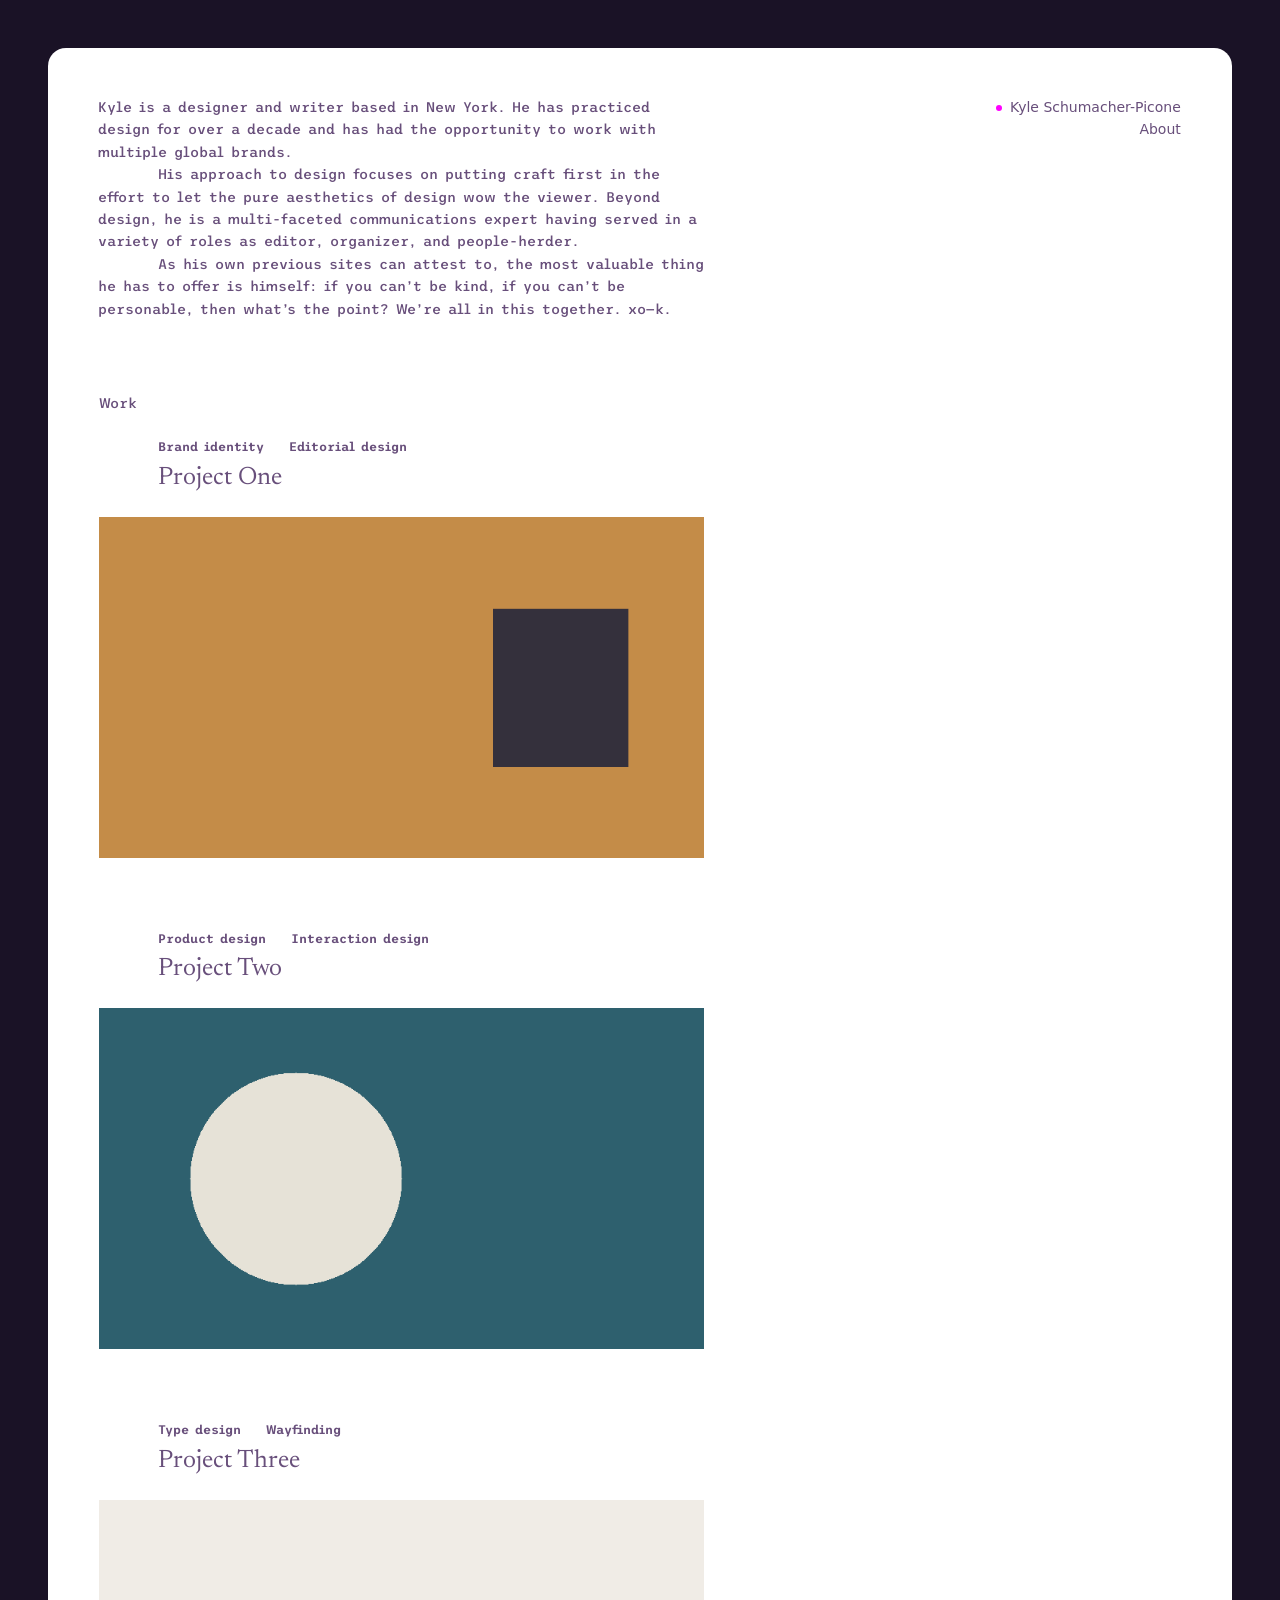
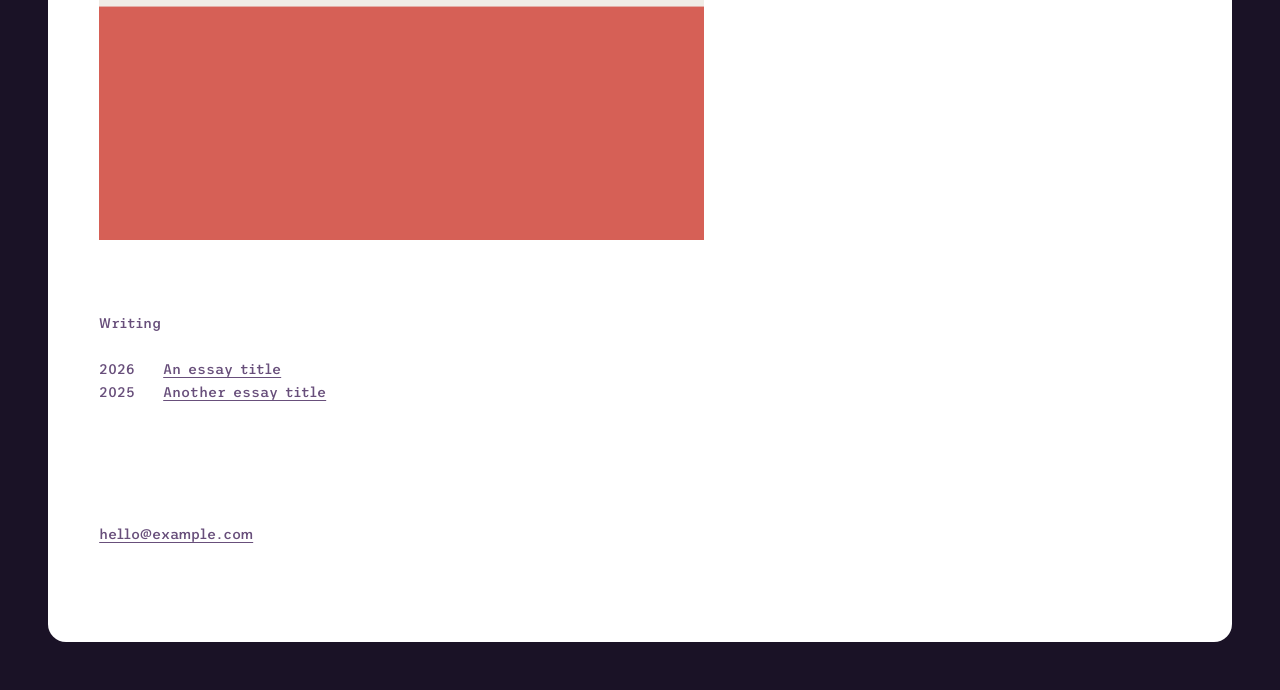
<file: index.html>
<!DOCTYPE html>
<html lang="en">
<head>
<meta charset="UTF-8">
<meta name="viewport" content="width=device-width, initial-scale=1.0">
<title>Saturn</title>
<link rel="preconnect" href="https://fonts.googleapis.com">
<link rel="preconnect" href="https://fonts.gstatic.com" crossorigin>
<link href="https://fonts.googleapis.com/css2?family=Newsreader:ital,opsz,wght@0,6..72,200..800;1,6..72,200..800&family=Trispace:wdth,wght@75..125,100..800&display=swap" rel="stylesheet">
<link rel="stylesheet" href="css/style.css">
<link rel="stylesheet" href="css/grid.css">
<script src="js/grid.js"></script>
<script src="js/optical.js" defer></script>
<script src="js/wildcard.js" defer></script>
</head>
<body>
<div class="wrap">

  <nav class="site-nav">
    <ul class="nav-list">
      <li><a href="index.html" aria-current="page">Kyle Schumacher-Picone</a></li>
      <li><a href="about.html">About</a></li>
    </ul>
  </nav>

  <main>
    <section class="intro" data-optical>
      <p class="lead">Kyle is a designer and writer based in New York. He has practiced design for over a decade and has had the opportunity to work with multiple global brands.</p>
      <p>His approach to design focuses on putting craft first in the effort to let the pure aesthetics of design wow the viewer. Beyond design, he is a multi-faceted communications expert having served in a variety of roles as editor, organizer, and people-herder.</p>
      <p>As his own previous sites can attest to, the most valuable thing he has to offer is himself: if you can’t be kind, if you can’t be personable, then what’s the point? We’re all in this together. xo—k.</p>
    </section>

    <section class="section">
      <h2 data-optical>Work</h2>
      <ul class="cards">
        <li class="card" data-wildcard>
          <ul class="labels" data-optical>
            <li>Brand identity</li>
            <li>Editorial design</li>
          </ul>
          <h3 class="wildcard" data-optical><a href="work/project-one.html">Project One</a></h3>
          <img src="images/placeholder-1.png" alt="" width="1600" height="900">
        </li>
        <li class="card" data-wildcard>
          <ul class="labels" data-optical>
            <li>Product design</li>
            <li>Interaction design</li>
          </ul>
          <h3 class="wildcard" data-optical><a href="work/project-two.html">Project Two</a></h3>
          <img src="images/placeholder-2.png" alt="" width="1600" height="900">
        </li>
        <li class="card" data-wildcard>
          <ul class="labels" data-optical>
            <li>Type design</li>
            <li>Wayfinding</li>
          </ul>
          <h3 class="wildcard" data-optical><a href="work/project-three.html">Project Three</a></h3>
          <img src="images/placeholder-3.png" alt="" width="1600" height="900">
        </li>
      </ul>
    </section>

    <section class="section index">
      <h2 data-optical>Writing</h2>
      <ul class="writing-list">
        <li><span class="year">2026</span><a href="#">An essay title</a></li>
        <li><span class="year">2025</span><a href="#">Another essay title</a></li>
      </ul>
    </section>
  </main>

  <footer class="site-footer">
    <a href="mailto:hello@example.com">hello@example.com</a>
  </footer>

</div>
</body>
</html>
</file>
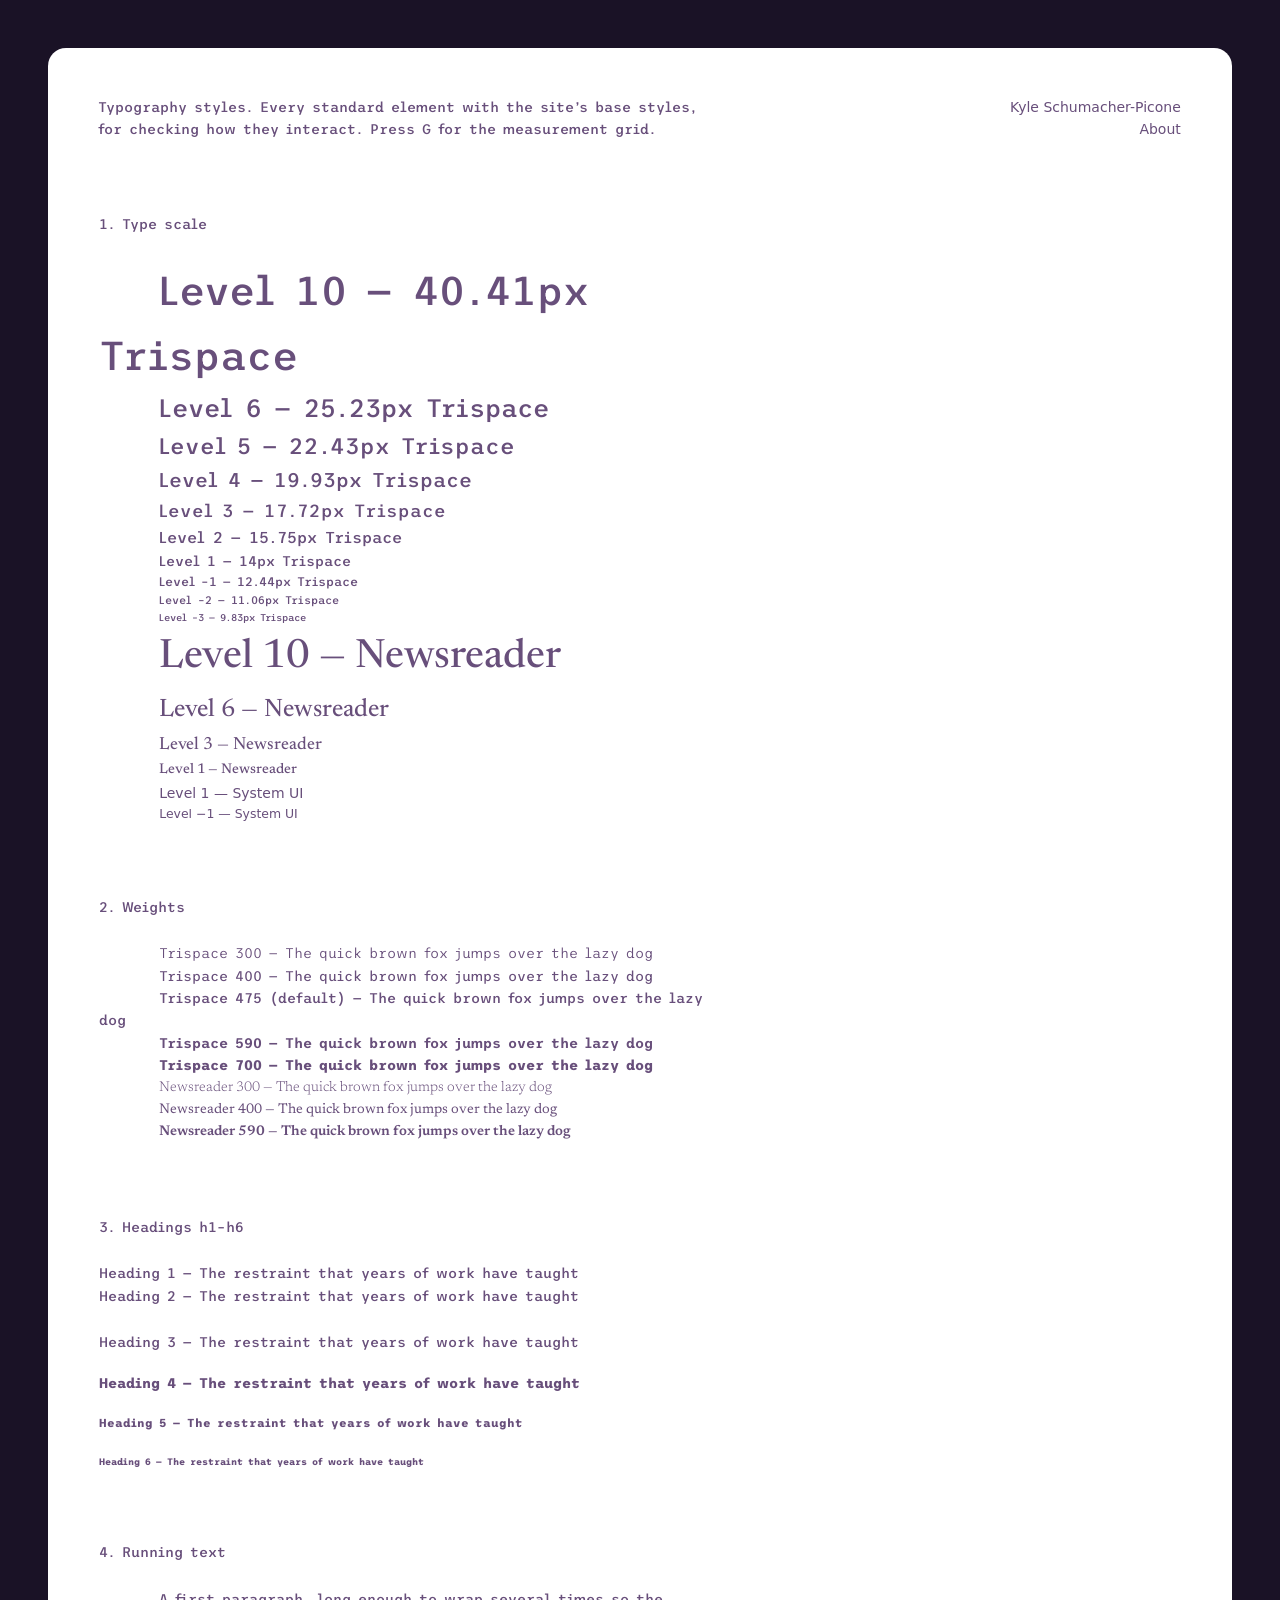
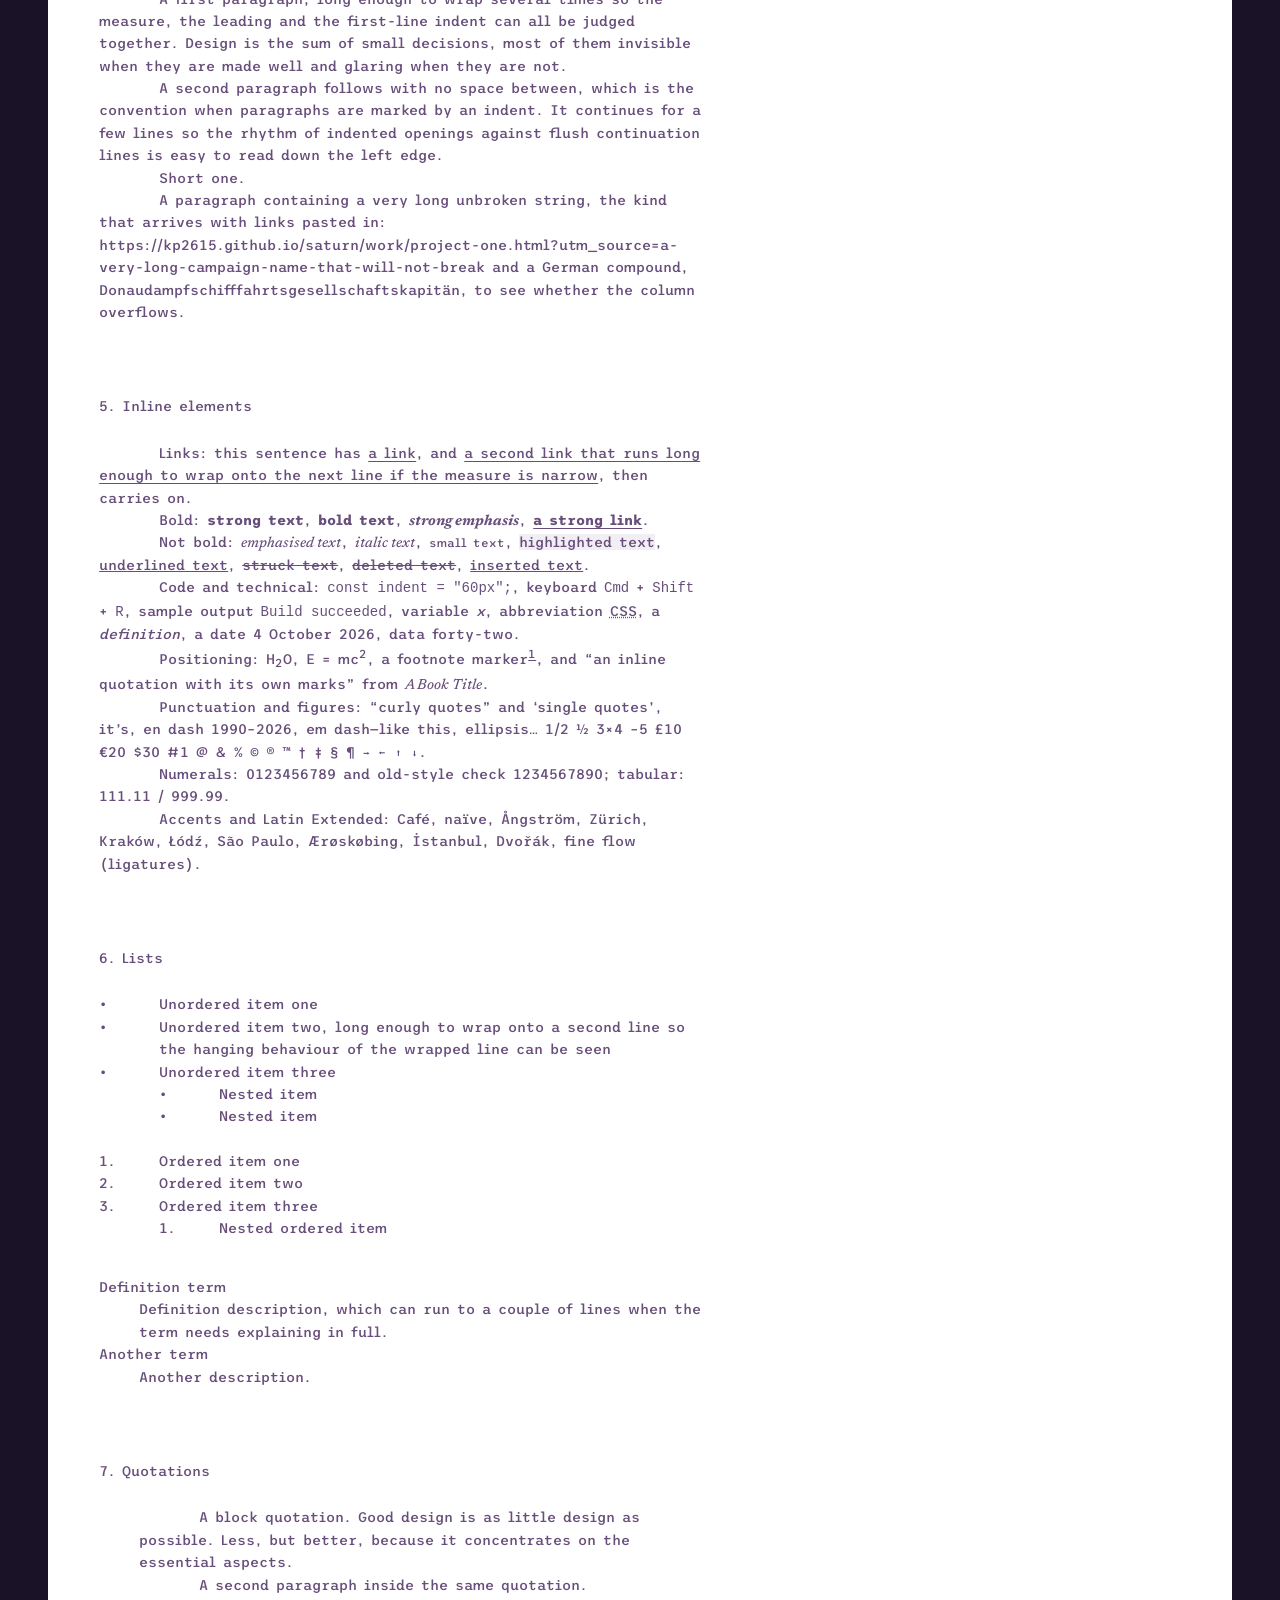
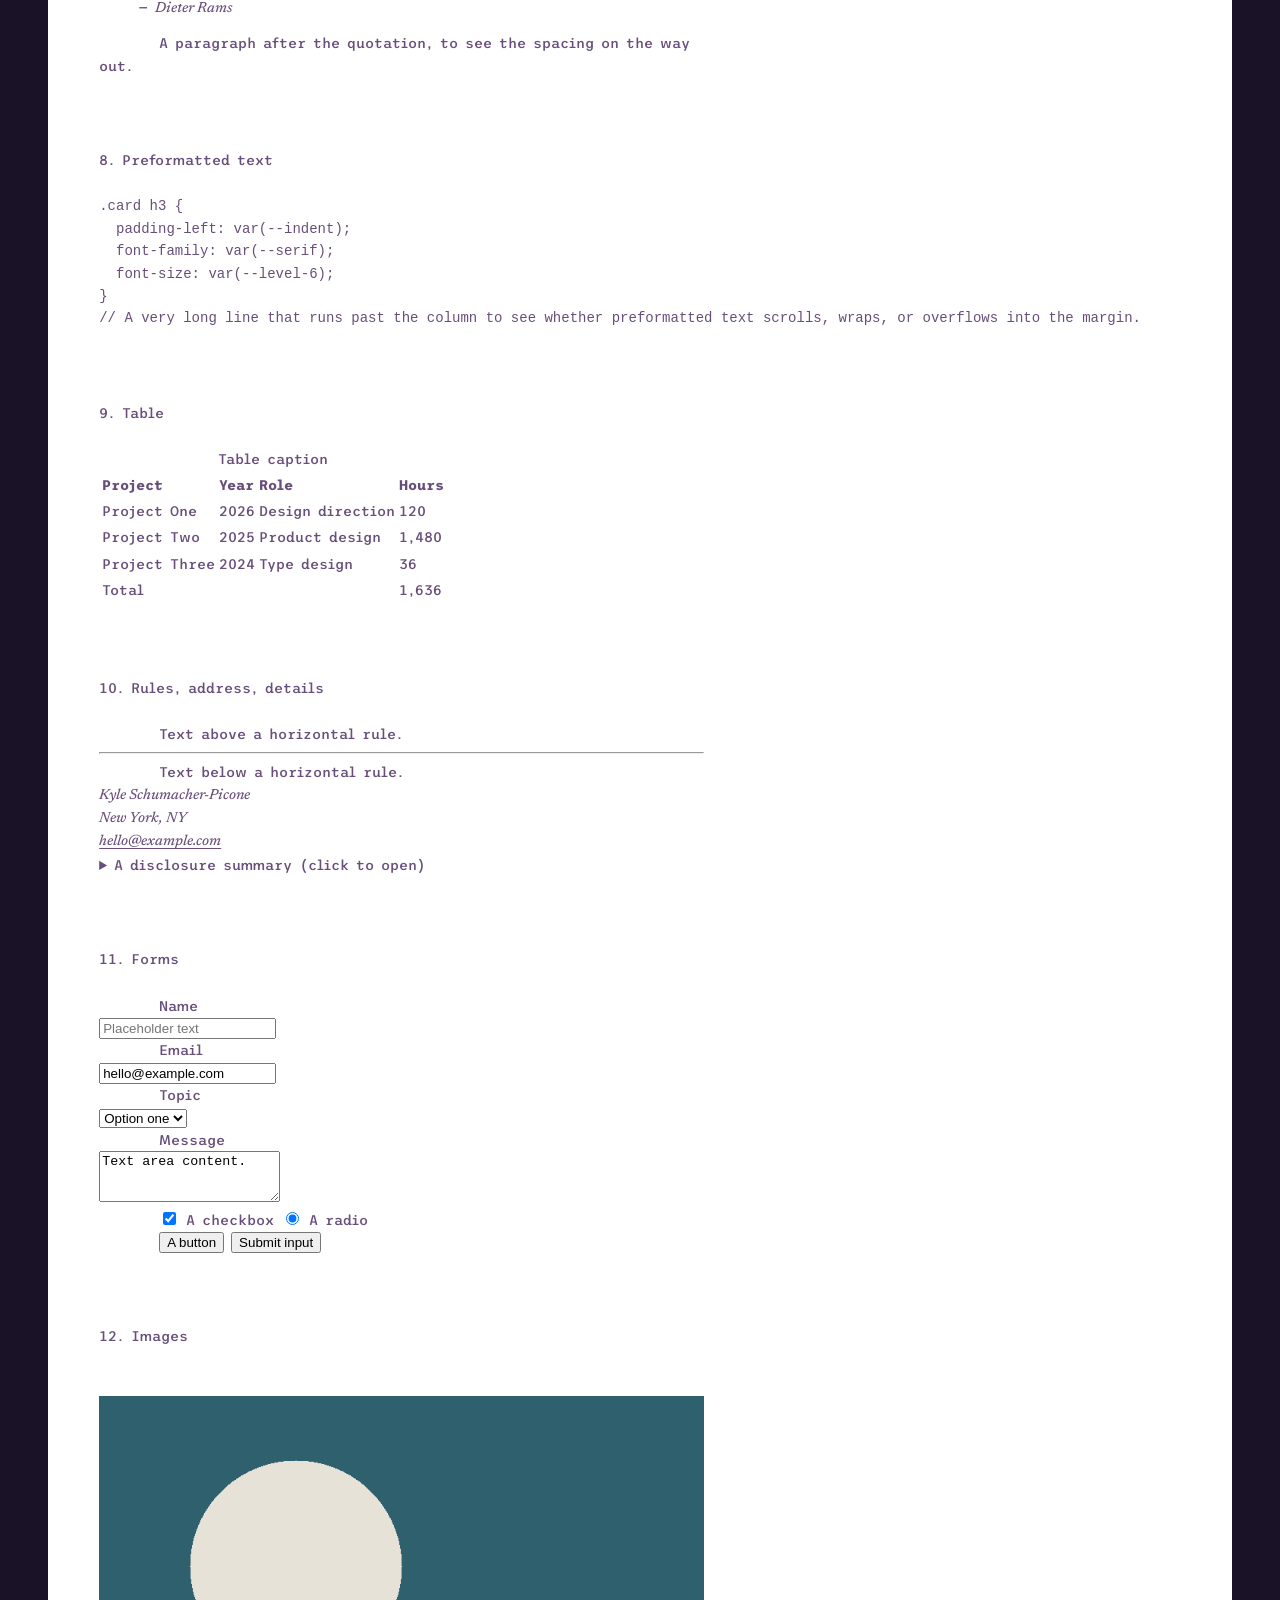
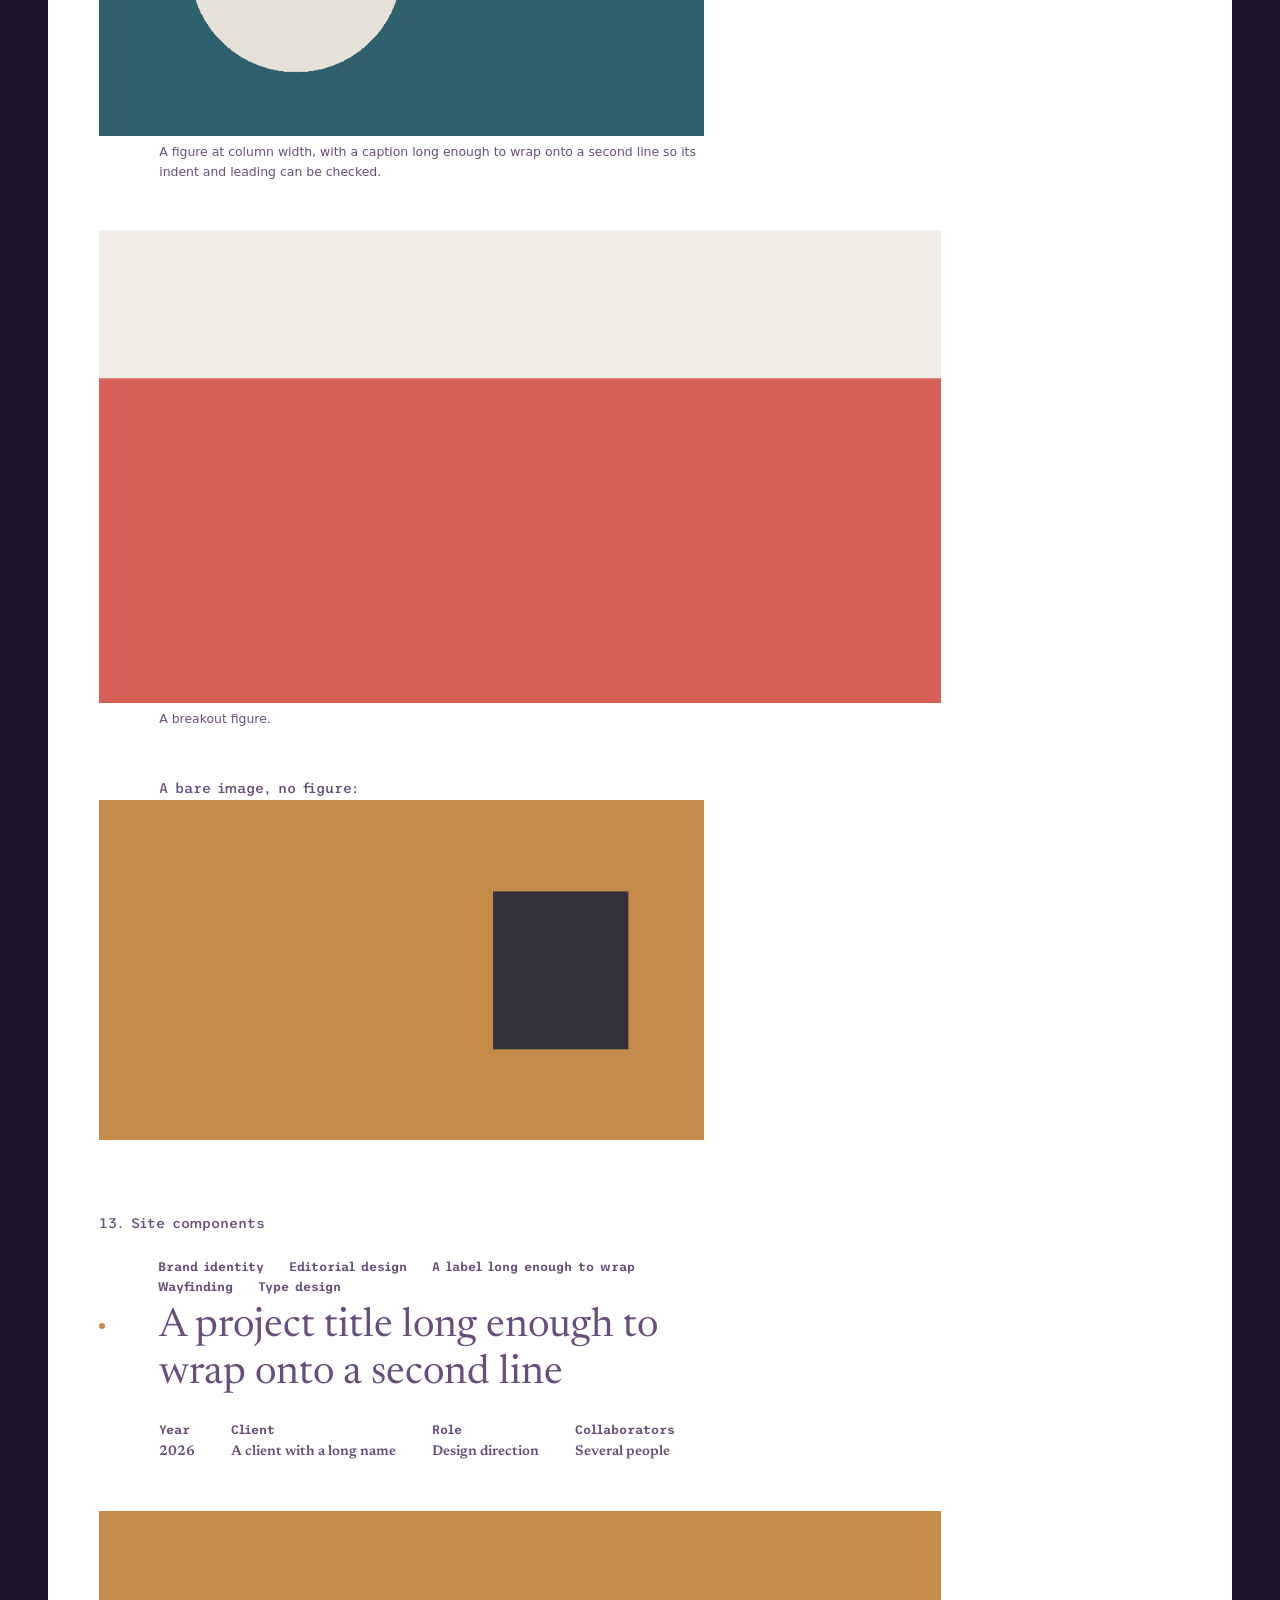
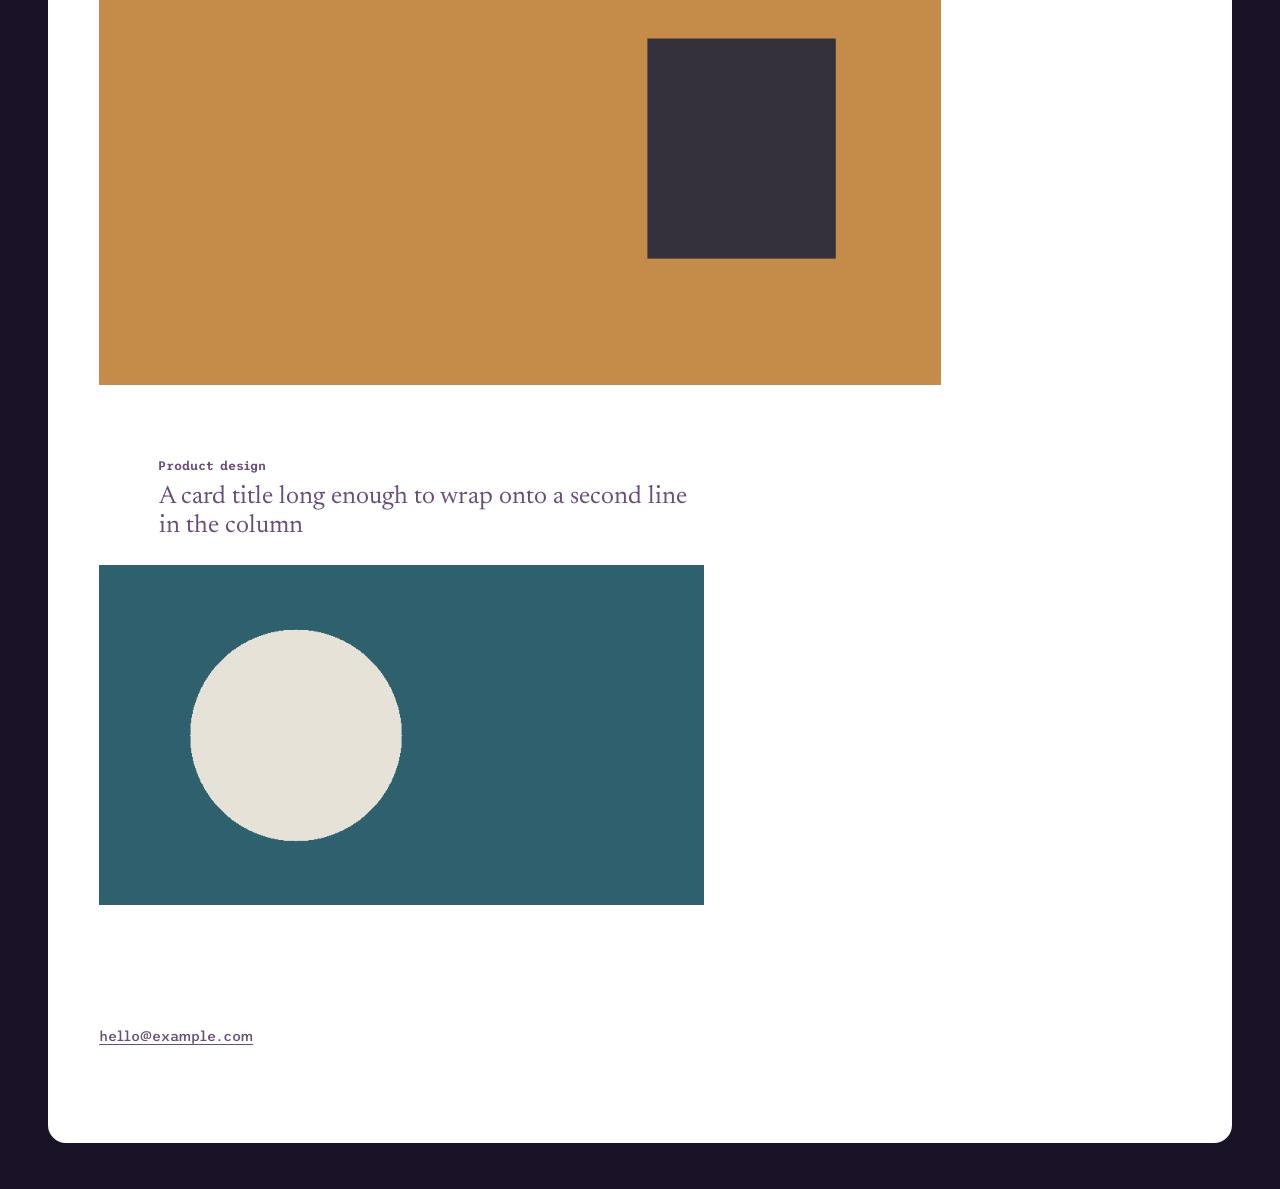
<file: typography-styles.html>
<!DOCTYPE html>
<html lang="en">
<head>
<meta charset="UTF-8">
<meta name="viewport" content="width=device-width, initial-scale=1.0">
<meta name="robots" content="noindex">
<title>Typography styles — Saturn</title>
<link rel="preconnect" href="https://fonts.googleapis.com">
<link rel="preconnect" href="https://fonts.gstatic.com" crossorigin>
<link href="https://fonts.googleapis.com/css2?family=Newsreader:ital,opsz,wght@0,6..72,200..800;1,6..72,200..800&family=Trispace:wdth,wght@75..125,100..800&display=swap" rel="stylesheet">
<link rel="stylesheet" href="css/style.css">
<link rel="stylesheet" href="css/grid.css">
<script src="js/grid.js"></script>
<script src="js/optical.js" defer></script>
<script src="js/wildcard.js" defer></script>
<!--
  A test bench, not a designed page: every element below is shown with the
  site's base styles only, and nothing added here. If something looks wrong
  on this page, it will look wrong wherever that element is used.
-->
</head>
<body>
<div class="wrap">

  <nav class="site-nav">
    <ul class="nav-list">
      <li><a href="index.html">Kyle Schumacher-Picone</a></li>
      <li><a href="about.html">About</a></li>
    </ul>
  </nav>

  <main>
    <p class="lead" data-optical>Typography styles. Every standard element with the site’s base styles, for checking how they interact. Press G for the measurement grid.</p>

    <!-- ===================================================== -->
    <section class="section">
      <h2>1. Type scale</h2>
      <p style="font-size: var(--level-10)">Level 10 — 40.41px Trispace</p>
      <p style="font-size: var(--level-6)">Level 6 — 25.23px Trispace</p>
      <p style="font-size: var(--level-5)">Level 5 — 22.43px Trispace</p>
      <p style="font-size: var(--level-4)">Level 4 — 19.93px Trispace</p>
      <p style="font-size: var(--level-3)">Level 3 — 17.72px Trispace</p>
      <p style="font-size: var(--level-2)">Level 2 — 15.75px Trispace</p>
      <p style="font-size: var(--level-1)">Level 1 — 14px Trispace</p>
      <p style="font-size: var(--level--1)">Level −1 — 12.44px Trispace</p>
      <p style="font-size: var(--level--2)">Level −2 — 11.06px Trispace</p>
      <p style="font-size: var(--level--3)">Level −3 — 9.83px Trispace</p>
      <p style="font-family: var(--serif); font-size: var(--level-10)">Level 10 — Newsreader</p>
      <p style="font-family: var(--serif); font-size: var(--level-6)">Level 6 — Newsreader</p>
      <p style="font-family: var(--serif); font-size: var(--level-3)">Level 3 — Newsreader</p>
      <p style="font-family: var(--serif); font-size: var(--level-1)">Level 1 — Newsreader</p>
      <p style="font-family: var(--system); font-size: var(--level-1)">Level 1 — System UI</p>
      <p style="font-family: var(--system); font-size: var(--level--1)">Level −1 — System UI</p>
    </section>

    <!-- ===================================================== -->
    <section class="section">
      <h2>2. Weights</h2>
      <p style="font-weight: 300">Trispace 300 — The quick brown fox jumps over the lazy dog</p>
      <p style="font-weight: 400">Trispace 400 — The quick brown fox jumps over the lazy dog</p>
      <p>Trispace 475 (default) — The quick brown fox jumps over the lazy dog</p>
      <p style="font-weight: 590">Trispace 590 — The quick brown fox jumps over the lazy dog</p>
      <p style="font-weight: 700">Trispace 700 — The quick brown fox jumps over the lazy dog</p>
      <p style="font-family: var(--serif); font-weight: 300">Newsreader 300 — The quick brown fox jumps over the lazy dog</p>
      <p style="font-family: var(--serif); font-weight: 400">Newsreader 400 — The quick brown fox jumps over the lazy dog</p>
      <p style="font-family: var(--serif); font-weight: 590">Newsreader 590 — The quick brown fox jumps over the lazy dog</p>
    </section>

    <!-- ===================================================== -->
    <section class="section">
      <h2>3. Headings h1–h6</h2>
      <h1>Heading 1 — The restraint that years of work have taught</h1>
      <h2>Heading 2 — The restraint that years of work have taught</h2>
      <h3>Heading 3 — The restraint that years of work have taught</h3>
      <h4>Heading 4 — The restraint that years of work have taught</h4>
      <h5>Heading 5 — The restraint that years of work have taught</h5>
      <h6>Heading 6 — The restraint that years of work have taught</h6>
    </section>

    <!-- ===================================================== -->
    <section class="section">
      <h2>4. Running text</h2>
      <p>A first paragraph, long enough to wrap several times so the measure, the leading and the first-line indent can all be judged together. Design is the sum of small decisions, most of them invisible when they are made well and glaring when they are not.</p>
      <p>A second paragraph follows with no space between, which is the convention when paragraphs are marked by an indent. It continues for a few lines so the rhythm of indented openings against flush continuation lines is easy to read down the left edge.</p>
      <p>Short one.</p>
      <p>A paragraph containing a very long unbroken string, the kind that arrives with links pasted in: https://kp2615.github.io/saturn/work/project-one.html?utm_source=a-very-long-campaign-name-that-will-not-break and a German compound, Donaudampfschifffahrtsgesellschaftskapitän, to see whether the column overflows.</p>
    </section>

    <!-- ===================================================== -->
    <section class="section">
      <h2>5. Inline elements</h2>
      <p>Links: this sentence has <a href="#">a link</a>, and <a href="#">a second link that runs long enough to wrap onto the next line if the measure is narrow</a>, then carries on.</p>
      <p>Bold: <strong>strong text</strong>, <b>bold text</b>, <strong><em>strong emphasis</em></strong>, <strong><a href="#">a strong link</a></strong>.</p>
      <p>Not bold: <em>emphasised text</em>, <i>italic text</i>, <small>small text</small>, <mark>highlighted text</mark>, <u>underlined text</u>, <s>struck text</s>, <del>deleted text</del>, <ins>inserted text</ins>.</p>
      <p>Code and technical: <code>const indent = "60px";</code>, keyboard <kbd>Cmd</kbd> + <kbd>Shift</kbd> + <kbd>R</kbd>, sample output <samp>Build succeeded</samp>, variable <var>x</var>, abbreviation <abbr title="Cascading Style Sheets">CSS</abbr>, a <dfn>definition</dfn>, a date <time datetime="2026-10-04">4 October 2026</time>, data <data value="42">forty-two</data>.</p>
      <p>Positioning: H<sub>2</sub>O, E = mc<sup>2</sup>, a footnote marker<sup><a href="#">1</a></sup>, and <q>an inline quotation with its own marks</q> from <cite>A Book Title</cite>.</p>
      <p>Punctuation and figures: “curly quotes” and ‘single quotes’, it’s, en dash 1990–2026, em dash—like this, ellipsis… 1/2 ½ 3×4 −5 £10 €20 $30 #1 @ & % © ® ™ † ‡ § ¶ → ← ↑ ↓.</p>
      <p>Numerals: 0123456789 and old-style check 1234567890; tabular: 111.11 / 999.99.</p>
      <p>Accents and Latin Extended: Café, naïve, Ångström, Zürich, Kraków, Łódź, São Paulo, Ærøskøbing, İstanbul, Dvořák, ﬁne ﬂow (ligatures).</p>
    </section>

    <!-- ===================================================== -->
    <section class="section">
      <h2>6. Lists</h2>
      <ul>
        <li>Unordered item one</li>
        <li>Unordered item two, long enough to wrap onto a second line so the hanging behaviour of the wrapped line can be seen</li>
        <li>Unordered item three
          <ul>
            <li>Nested item</li>
            <li>Nested item</li>
          </ul>
        </li>
      </ul>
      <br>
      <ol>
        <li>Ordered item one</li>
        <li>Ordered item two</li>
        <li>Ordered item three
          <ol>
            <li>Nested ordered item</li>
          </ol>
        </li>
      </ol>
      <br>
      <dl>
        <dt>Definition term</dt>
        <dd>Definition description, which can run to a couple of lines when the term needs explaining in full.</dd>
        <dt>Another term</dt>
        <dd>Another description.</dd>
      </dl>
    </section>

    <!-- ===================================================== -->
    <section class="section">
      <h2>7. Quotations</h2>
      <blockquote>
        <p>A block quotation. Good design is as little design as possible. Less, but better, because it concentrates on the essential aspects.</p>
        <p>A second paragraph inside the same quotation.</p>
        <footer>— <cite>Dieter Rams</cite></footer>
      </blockquote>
      <p>A paragraph after the quotation, to see the spacing on the way out.</p>
    </section>

    <!-- ===================================================== -->
    <section class="section">
      <h2>8. Preformatted text</h2>
      <pre><code>.card h3 {
  padding-left: var(--indent);
  font-family: var(--serif);
  font-size: var(--level-6);
}
// A very long line that runs past the column to see whether preformatted text scrolls, wraps, or overflows into the margin.</code></pre>
    </section>

    <!-- ===================================================== -->
    <section class="section">
      <h2>9. Table</h2>
      <table>
        <caption>Table caption</caption>
        <thead>
          <tr><th>Project</th><th>Year</th><th>Role</th><th>Hours</th></tr>
        </thead>
        <tbody>
          <tr><td>Project One</td><td>2026</td><td>Design direction</td><td>120</td></tr>
          <tr><td>Project Two</td><td>2025</td><td>Product design</td><td>1,480</td></tr>
          <tr><td>Project Three</td><td>2024</td><td>Type design</td><td>36</td></tr>
        </tbody>
        <tfoot>
          <tr><td>Total</td><td></td><td></td><td>1,636</td></tr>
        </tfoot>
      </table>
    </section>

    <!-- ===================================================== -->
    <section class="section">
      <h2>10. Rules, address, details</h2>
      <p>Text above a horizontal rule.</p>
      <hr>
      <p>Text below a horizontal rule.</p>
      <address>Kyle Schumacher-Picone<br>New York, NY<br><a href="mailto:hello@example.com">hello@example.com</a></address>
      <details>
        <summary>A disclosure summary (click to open)</summary>
        <p>Hidden content revealed by the disclosure.</p>
      </details>
    </section>

    <!-- ===================================================== -->
    <section class="section">
      <h2>11. Forms</h2>
      <form onsubmit="return false">
        <p><label for="t-name">Name</label><br><input id="t-name" type="text" placeholder="Placeholder text"></p>
        <p><label for="t-email">Email</label><br><input id="t-email" type="email" value="hello@example.com"></p>
        <p><label for="t-topic">Topic</label><br><select id="t-topic"><option>Option one</option><option>Option two</option></select></p>
        <p><label for="t-msg">Message</label><br><textarea id="t-msg" rows="3">Text area content.</textarea></p>
        <p><label><input type="checkbox" checked> A checkbox</label> <label><input type="radio" name="r" checked> A radio</label></p>
        <p><button type="submit">A button</button> <input type="submit" value="Submit input"></p>
      </form>
    </section>

    <!-- ===================================================== -->
    <section class="section">
      <h2>12. Images</h2>
      <figure>
        <img src="images/placeholder-2.png" alt="" width="1600" height="900">
        <figcaption>A figure at column width, with a caption long enough to wrap onto a second line so its indent and leading can be checked.</figcaption>
      </figure>
      <figure class="breakout">
        <img src="images/placeholder-3.png" alt="" width="1600" height="900">
        <figcaption>A breakout figure.</figcaption>
      </figure>
      <p>A bare image, no figure:</p>
      <img src="images/placeholder-1.png" alt="" width="800" height="450">
    </section>

    <!-- ===================================================== -->
    <section class="section">
      <h2>13. Site components</h2>

      <article data-wildcard>
        <ul class="labels" data-optical>
          <li>Brand identity</li>
          <li>Editorial design</li>
          <li>A label long enough to wrap</li>
          <li>Wayfinding</li>
          <li>Type design</li>
        </ul>
        <h1 class="project-title wildcard" data-optical>A project title long enough to wrap onto a second line</h1>
        <dl class="facts" data-optical>
          <div><dt>Year</dt><dd>2026</dd></div>
          <div><dt>Client</dt><dd>A client with a long name</dd></div>
          <div><dt>Role</dt><dd>Design direction</dd></div>
          <div><dt>Collaborators</dt><dd>Several people</dd></div>
        </dl>
        <img class="project-hero breakout" src="images/placeholder-1.png" alt="" width="1600" height="900">
      </article>

      <ul class="cards" style="margin-top: calc(var(--step) * 3)">
        <li class="card" data-wildcard>
          <ul class="labels" data-optical>
            <li>Product design</li>
          </ul>
          <h3 class="wildcard" data-optical><a href="#">A card title long enough to wrap onto a second line in the column</a></h3>
          <img src="images/placeholder-2.png" alt="" width="1600" height="900">
        </li>
      </ul>
    </section>
  </main>

  <footer class="site-footer">
    <a href="mailto:hello@example.com">hello@example.com</a>
  </footer>

</div>
</body>
</html>
</file>
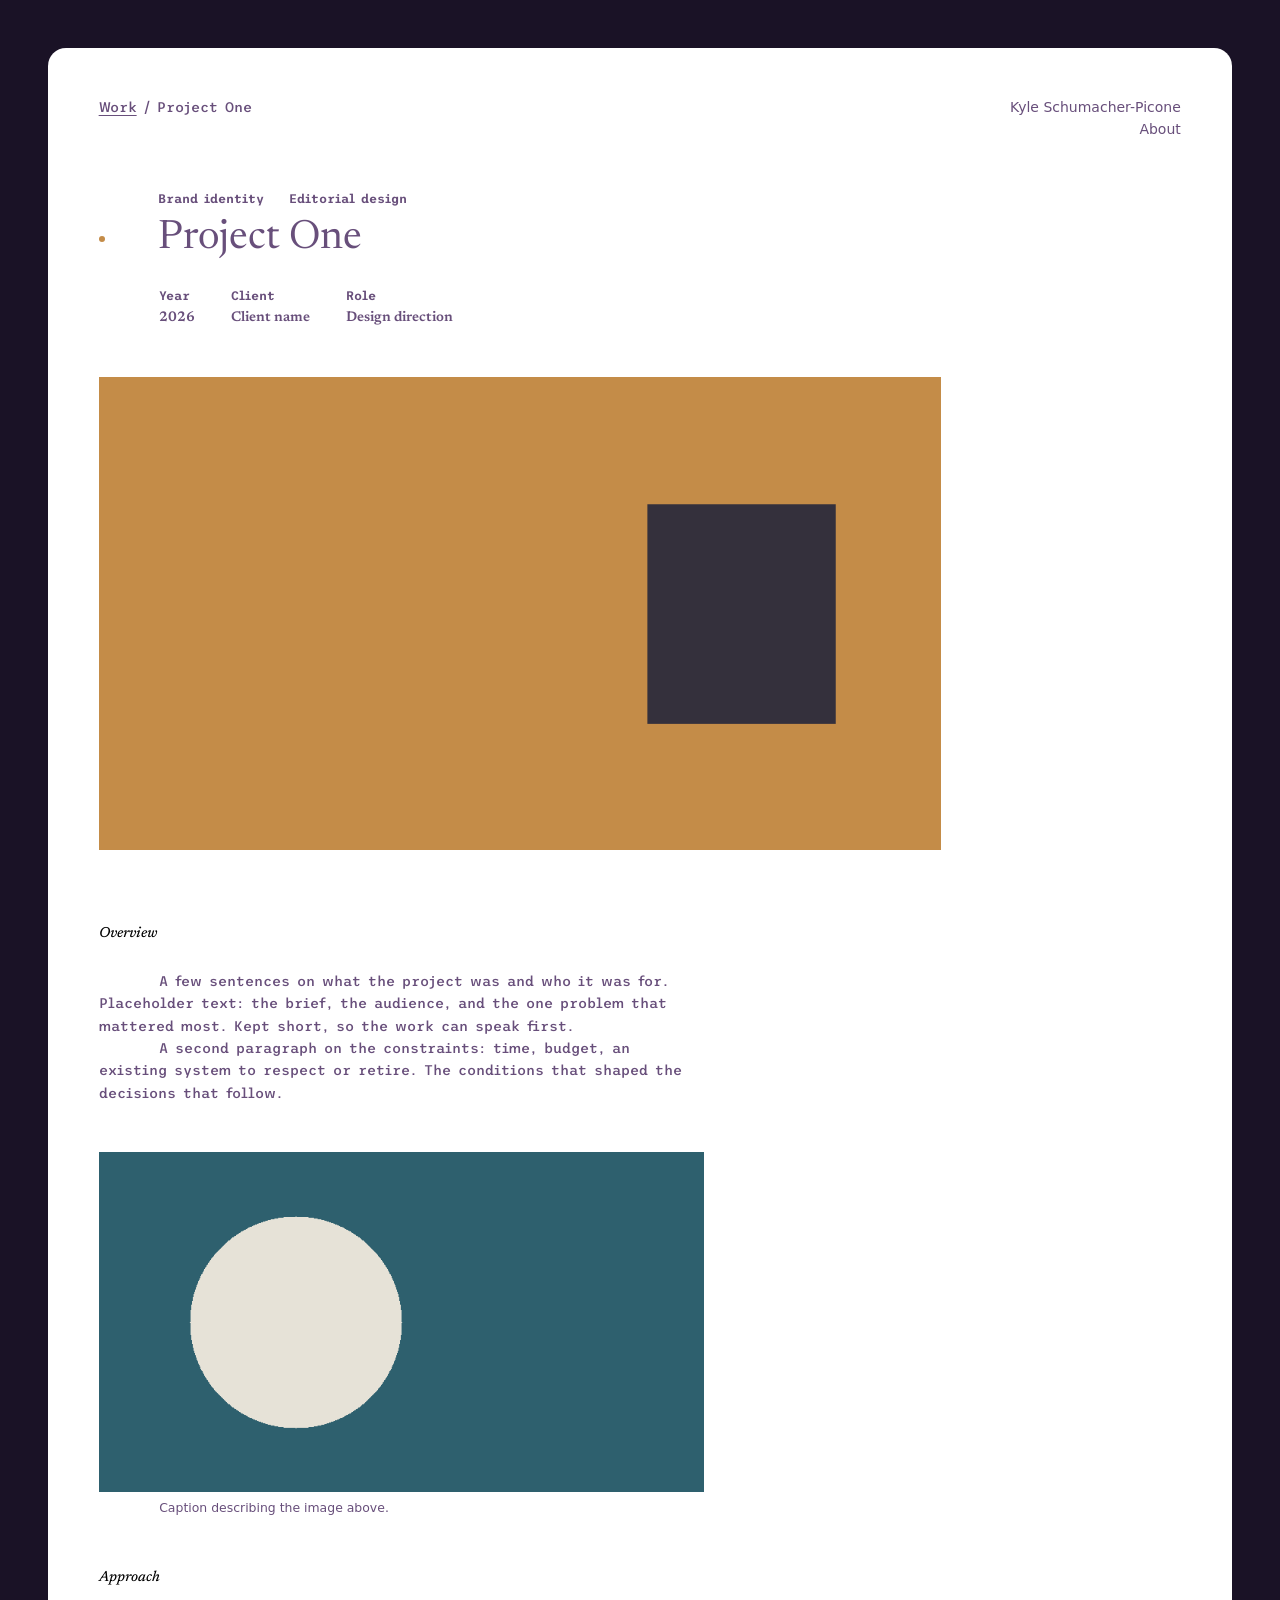
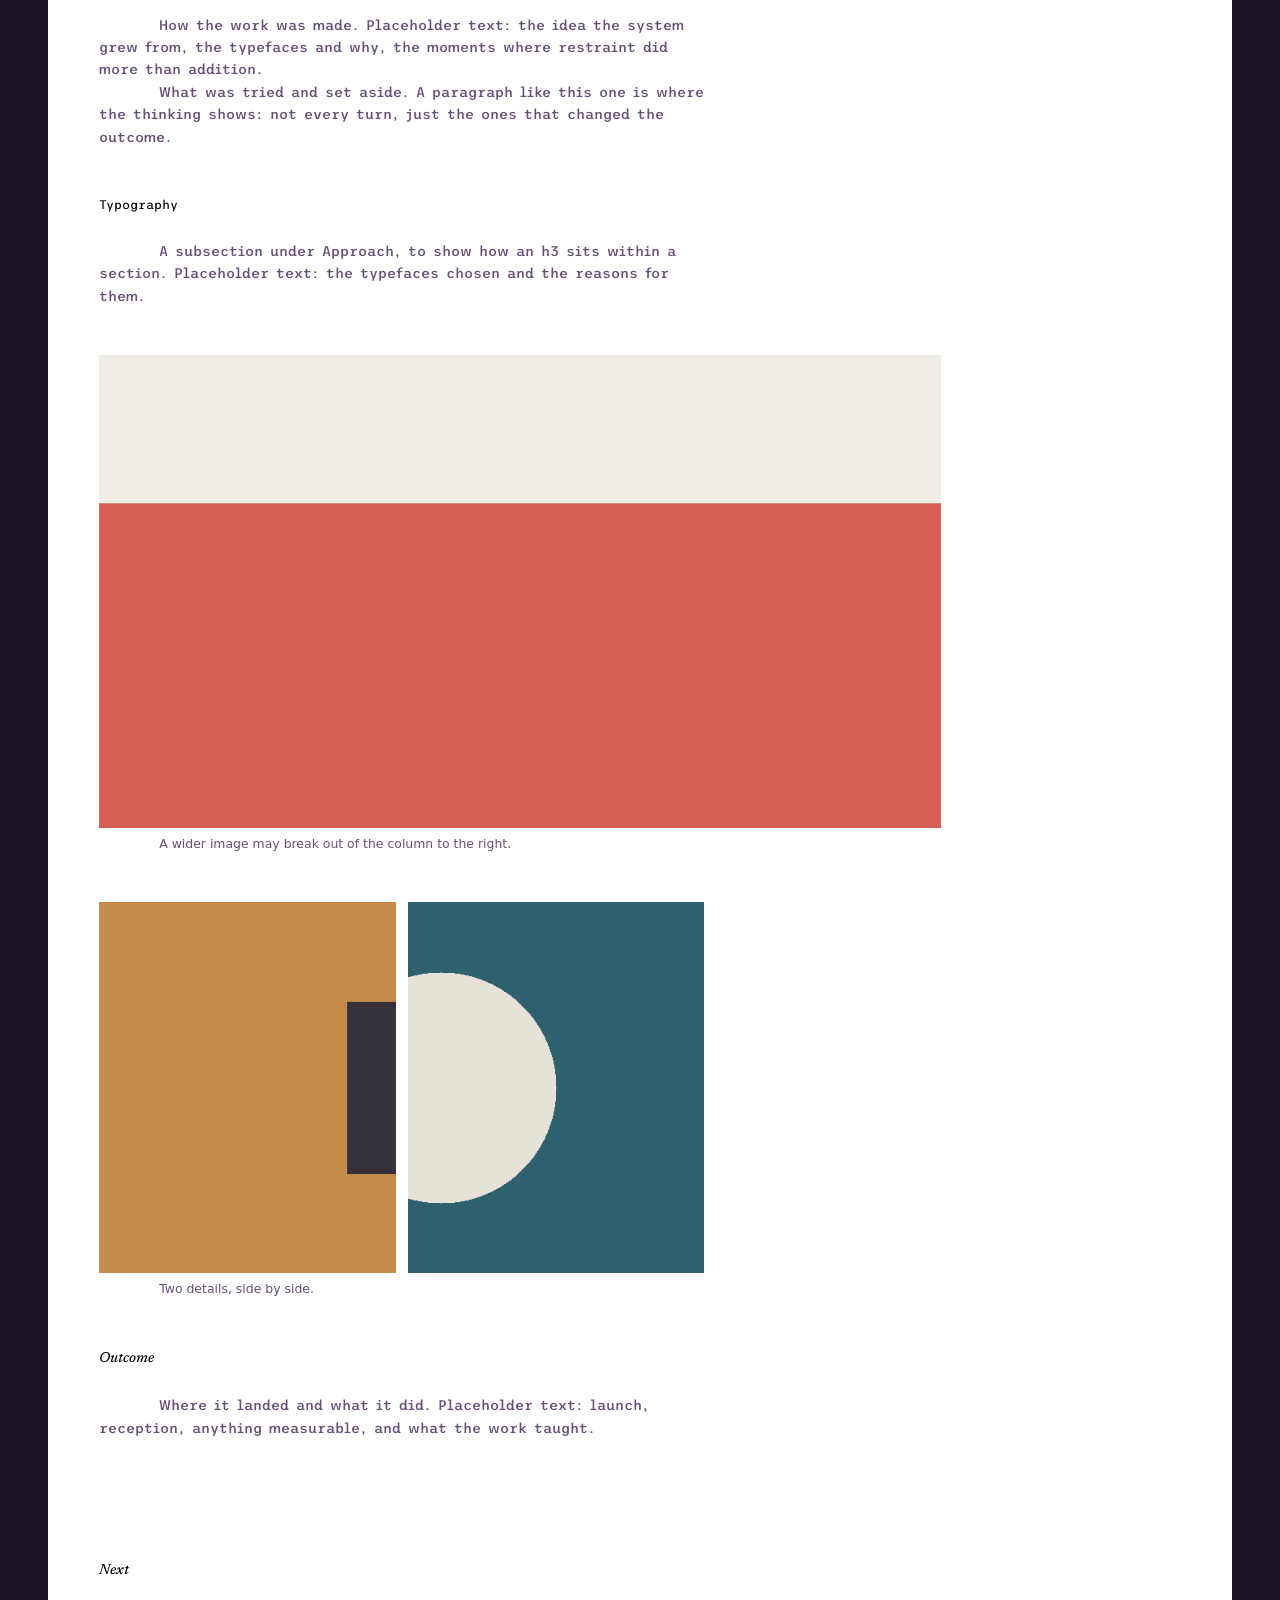
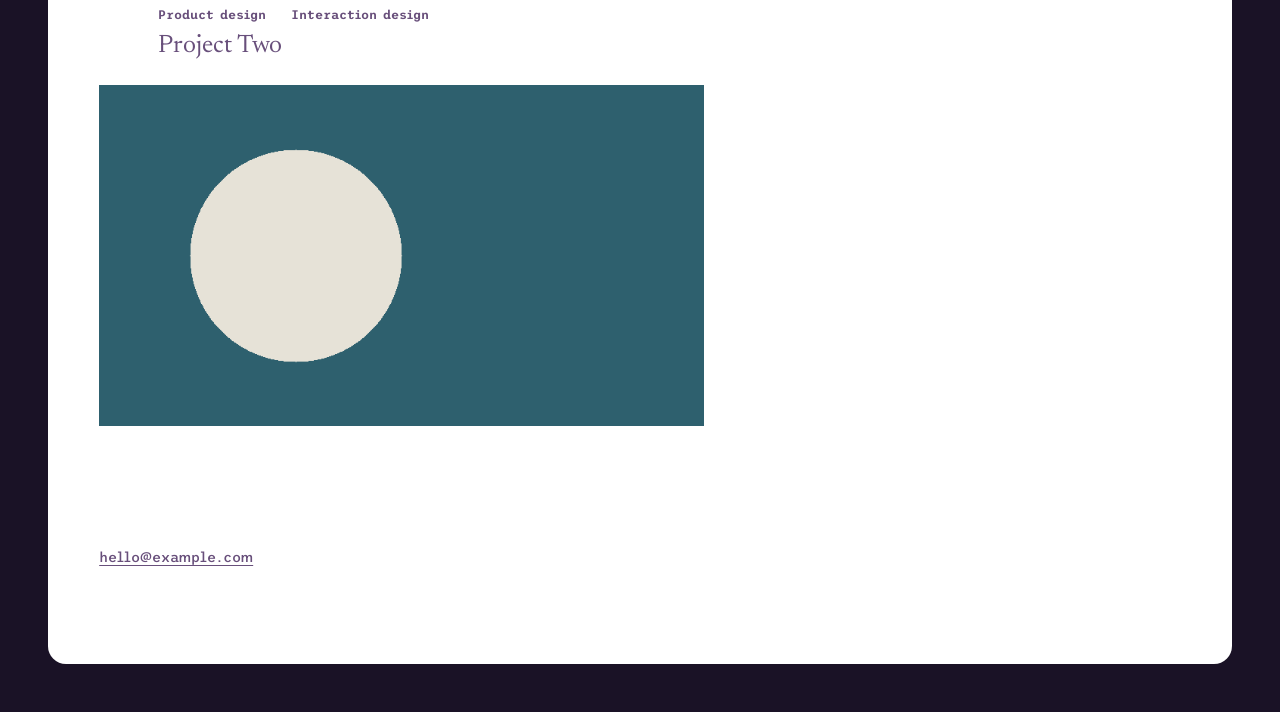
<file: work/project-one.html>
<!DOCTYPE html>
<html lang="en">
<head>
<meta charset="UTF-8">
<meta name="viewport" content="width=device-width, initial-scale=1.0">
<title>Project One — Saturn</title>
<link rel="preconnect" href="https://fonts.googleapis.com">
<link rel="preconnect" href="https://fonts.gstatic.com" crossorigin>
<link href="https://fonts.googleapis.com/css2?family=Newsreader:ital,opsz,wght@0,6..72,200..800;1,6..72,200..800&family=Trispace:wdth,wght@75..125,100..800&display=swap" rel="stylesheet">
<link rel="stylesheet" href="../css/style.css">
<link rel="stylesheet" href="../css/grid.css">
<script src="../js/grid.js"></script>
<script src="../js/optical.js" defer></script>
<script src="../js/wildcard.js" defer></script>
</head>
<body>
<div class="wrap">

  <nav class="site-nav">
    <ul class="nav-list">
      <li><a href="../index.html">Kyle Schumacher-Picone</a></li>
      <li><a href="../about.html">About</a></li>
    </ul>
  </nav>

  <main>
    <article data-wildcard>
      <p class="lead crumb" data-optical><a href="../index.html">Work</a> / Project One</p>

      <header class="project-head">
        <ul class="labels" data-optical>
          <li>Brand identity</li>
          <li>Editorial design</li>
        </ul>
        <h1 class="project-title wildcard" data-optical>Project One</h1>
        <dl class="facts" data-optical>
          <div><dt>Year</dt><dd>2026</dd></div>
          <div><dt>Client</dt><dd>Client name</dd></div>
          <div><dt>Role</dt><dd>Design direction</dd></div>
        </dl>
      </header>

      <img class="project-hero breakout" src="../images/placeholder-1.png" alt="" width="1600" height="900">

      <div class="project-body">
        <section>
          <h2 data-optical>Overview</h2>
          <p>A few sentences on what the project was and who it was for. Placeholder text: the brief, the audience, and the one problem that mattered most. Kept short, so the work can speak first.</p>
          <p>A second paragraph on the constraints: time, budget, an existing system to respect or retire. The conditions that shaped the decisions that follow.</p>
        </section>

        <figure>
          <img src="../images/placeholder-2.png" alt="" width="1600" height="900">
          <figcaption>Caption describing the image above.</figcaption>
        </figure>

        <section>
          <h2 data-optical>Approach</h2>
          <p>How the work was made. Placeholder text: the idea the system grew from, the typefaces and why, the moments where restraint did more than addition.</p>
          <p>What was tried and set aside. A paragraph like this one is where the thinking shows: not every turn, just the ones that changed the outcome.</p>
          <h3 data-optical>Typography</h3>
          <p>A subsection under Approach, to show how an h3 sits within a section. Placeholder text: the typefaces chosen and the reasons for them.</p>
        </section>

        <figure class="breakout">
          <img src="../images/placeholder-3.png" alt="" width="1600" height="900">
          <figcaption>A wider image may break out of the column to the right.</figcaption>
        </figure>

        <figure>
          <div class="pair">
            <img src="../images/placeholder-1.png" alt="" width="800" height="1000">
            <img src="../images/placeholder-2.png" alt="" width="800" height="1000">
          </div>
          <figcaption>Two details, side by side.</figcaption>
        </figure>

        <section>
          <h2 data-optical>Outcome</h2>
          <p>Where it landed and what it did. Placeholder text: launch, reception, anything measurable, and what the work taught.</p>
        </section>
      </div>
    </article>

    <section class="next-project">
      <h2 data-optical>Next</h2>
      <ul class="cards">
        <li class="card" data-wildcard>
          <ul class="labels" data-optical>
            <li>Product design</li>
            <li>Interaction design</li>
          </ul>
          <h3 class="wildcard" data-optical><a href="project-two.html">Project Two</a></h3>
          <img src="../images/placeholder-2.png" alt="" width="1600" height="900">
        </li>
      </ul>
    </section>
  </main>

  <footer class="site-footer">
    <a href="mailto:hello@example.com">hello@example.com</a>
  </footer>

</div>
</body>
</html>
</file>
<file: css/style.css>
/* ---------- Tokens ---------- */

:root {
  /* Blackish purple, tuned to sit just over the WCAG AAA threshold
     on white: #684f7b on #fff = 7.02:1 (AAA needs 7:1). */
  --ink: #684f7b;
  --paper: #ffffff;
  --flag: #ff00ff; /* magenta: marks the current page */

  --sans: "Trispace", ui-monospace, monospace;
  --serif: "Newsreader", Georgia, serif;
  /* The operating system's own UI face: San Francisco, Segoe UI, Roboto… */
  --system: system-ui, -apple-system, BlinkMacSystemFont, "Segoe UI", Roboto,
    "Helvetica Neue", Arial, sans-serif;

  /* 40% of a 14" MacBook Pro's default 1512px-wide viewport. */
  --measure: 605px;
  /* Left inset of the column; everything hangs from this edge. */
  /* Measured from the inside of the frame (see Frame below). */
  --inset: calc(var(--frame) + clamp(16px, 4vw, 64px));
  /* The site's one indent: paragraph first lines, card labels and
     project titles all start this far in from the column edge. */
  --indent: 60px;
  /* Distance from the top of the window to the first line of text. */
  --top: calc(var(--frame) + var(--step) * 2);

  --step: 1.5rem; /* base vertical rhythm: 24px */

  /* Type scale: Major Second (×1.125 per level), anchored at level 1 =
     14px, the paragraph size. There is no level 0: level 1 steps
     straight down to level -1. Every font size should come from here. */
  --level-1: 0.875rem;                        /* 14px     */
  --level-2: calc(var(--level-1) * 1.125);    /* 15.75px  */
  --level-3: calc(var(--level-2) * 1.125);    /* 17.72px  */
  --level-4: calc(var(--level-3) * 1.125);    /* 19.93px  */
  --level-5: calc(var(--level-4) * 1.125);    /* 22.43px  */
  --level-6: calc(var(--level-5) * 1.125);    /* 25.23px  */
  --level-7: calc(var(--level-6) * 1.125);    /* 28.39px  */
  --level-8: calc(var(--level-7) * 1.125);    /* 31.93px  */
  --level-9: calc(var(--level-8) * 1.125);    /* 35.93px  */
  --level-10: calc(var(--level-9) * 1.125);   /* 40.42px  */
  --level--1: calc(var(--level-1) / 1.125);   /* 12.44px  */
  --level--2: calc(var(--level--1) / 1.125);  /* 11.06px  */
  --level--3: calc(var(--level--2) / 1.125);  /* 9.83px   */
}

/* ---------- Base ---------- */

*,
*::before,
*::after {
  box-sizing: border-box;
}

html {
  font-size: 100%; /* browser default, 16px, so 1rem = 16px */
  -webkit-text-size-adjust: 100%;
}

body {
  margin: 0;
  background: var(--paper);
  color: var(--ink);
  font-family: var(--sans);
  font-size: var(--level-1);
  font-weight: 475;
  line-height: 1.6;
  text-align: left;
  -webkit-font-smoothing: antialiased;
}

/* Paragraphs: first-line indent, no gap between them. */
p {
  margin: 0;
  text-indent: var(--indent);
}

h1,
h2,
h3 {
  margin: 0;
  font-size: inherit;
  font-weight: inherit;
}

a {
  color: inherit;
  text-decoration-line: underline;
  text-decoration-thickness: 1px;
  text-underline-offset: 0.2em;
}

/* Hover arrow: an ornament for free-standing links only — the nav,
   the footer, and any link given class="standalone". Links inside
   running text (paragraphs, headings, lists…) never get it.
   A right-facing arrow fades in after the link. It's an inline-block so
   the underline doesn't run beneath it, and it's always there (just
   invisible) so nothing shifts when it appears. It's drawn from the
   system font: Trispace's own arrow is so small it reads as a hyphen. */
:is(.site-nav a, .site-footer a, a.standalone)::after {
  content: "→";
  display: inline-block;
  font-family: var(--system);
  margin-left: 0.5em;
  opacity: 0;
  transition: opacity 0.2s ease;
}

:is(.site-nav a, .site-footer a, a.standalone):is(:hover, :focus-visible)::after {
  opacity: 1;
}

/* Links in paragraphs screen back slightly on hover (the ink mixed 30%
   toward the paper), underline included. */
p a {
  transition: color 0.2s ease;
}

p a:is(:hover, :focus-visible) {
  color: color-mix(in srgb, var(--ink) 70%, var(--paper));
}

/* Italics are set in Newsreader: Trispace has no true italic, so the
   browser would otherwise fake one by slanting the upright letters.

   Newsreader italic is scaled up so its x-height matches Trispace's.
   Measured from the drawn letters (x and z, at weight 475, Newsreader at
   its 14px optical size): Trispace x-height = 0.500em, Newsreader italic
   = 0.480em, so 0.500 / 0.480 ≈ 1.042. (The fonts' built-in x-height
   metrics disagree with the drawn letters, so font-size-adjust would
   overshoot; hence a measured value.) */
:root {
  --italic-scale: 1.042;
}

em,
i,
cite,
address {
  font-family: var(--serif);
  font-style: italic;
  font-size: calc(1em * var(--italic-scale));
}

/* Inline italics keep the line's spacing: a line-height of 1 keeps the
   slightly larger italic from pushing its line apart from the others. */
em,
i,
cite {
  line-height: 1;
}

/* Highlight: the text itself is unchanged; only a light purple (the
   ink at 9%) sits behind it. */
mark {
  background: color-mix(in srgb, var(--ink) 9%, var(--paper));
  color: inherit;
}

/* Italic inside italic shouldn't scale twice. */
:is(em, i, cite, address) :is(em, i, cite, address) {
  font-size: 1em;
}

/* Lists. Any list with a class is a component (nav, cards, labels…)
   and starts bare. A plain <ul>/<ol> is content: its text starts on the
   indent and its bullet or number hangs at the column edge, the way the
   wild card hangs beside a title. Nested lists step in by another
   indent. */
/* :where() gives this reset zero specificity, so a component's own
   rules (e.g. .labels' indent) always win over it. */
:where(ul[class], ol[class]) {
  margin: 0;
  padding: 0;
  list-style: none;
}

:is(ul, ol):not([class]) {
  margin: 0;
  padding-left: var(--indent);
  list-style: none;
}

:is(ul, ol):not([class]) > li {
  position: relative;
}

:is(ul, ol):not([class]) > li::before {
  position: absolute;
  left: calc(var(--indent) * -1);
}

ul:not([class]) > li::before {
  content: "•";
}

ol:not([class]) {
  counter-reset: item;
}

ol:not([class]) > li {
  counter-increment: item;
}

ol:not([class]) > li::before {
  content: counter(item) ".";
  font-variant-numeric: tabular-nums;
}

img {
  display: block;
  max-width: 100%;
  height: auto;
}

/* Optical alignment: js/optical.js measures how much empty space the
   first letter has before its ink and stores it in --optical; this pulls
   the element left by that amount so the ink itself sits on the edge. */
[data-optical] {
  margin-left: calc(var(--optical, 0px) * -1);
}

/* ---------- Frame ---------- */

/*
  The page floats on midnight purple. Two treatments; the sheet is the
  default, and adding class="frame-window" to <html> switches to the
  window.

  Sheet: the page itself (<body>) is a white rounded sheet with a margin
  of purple all round. It scrolls as one piece, so its rounded corners
  show at the very top and bottom of the page.

  Window: a fixed, click-through overlay with rounded corners and an
  enormous purple box-shadow frames the browser window; the page
  scrolls underneath it, so the corners are always visible.

  In both, --inset and --top are measured from the browser's edge and
  already include the frame, so the fixed nav lines up either way.
*/
:root {
  --frame: 48px;        /* purple margin around the page (8 grid units) */
  --frame-radius: 18px; /* corner radius */
  --frame-colour: #1a1226; /* midnight purple, from the ink's hue */
}

html {
  background: var(--frame-colour);
}

/* Sheet (default) */
body {
  margin: var(--frame);
  min-height: calc(100vh - var(--frame) * 2);
  border-radius: var(--frame-radius);
}

/* The sheet's own margin already supplies the frame, so the column's
   padding takes it back out. */
.wrap {
  max-width: calc(var(--measure) + var(--inset) - var(--frame));
  padding: calc(var(--top) - var(--frame)) 0 calc(var(--step) * 4) calc(var(--inset) - var(--frame));
}

/* Window */
html.frame-window body {
  margin: 0;
  min-height: 0;
  border-radius: 0;
}

html.frame-window .wrap {
  max-width: calc(var(--measure) + var(--inset));
  padding: var(--top) 0 calc(var(--frame) + var(--step) * 4) var(--inset);
}

html.frame-window body::before {
  content: "";
  position: fixed;
  inset: var(--frame);
  z-index: 100;
  border-radius: var(--frame-radius);
  box-shadow: 0 0 0 100vmax var(--frame-colour);
  pointer-events: none;
}

/* ---------- Layout ---------- */

/* The column: hard left, generous empty space to the right. */
/* .wrap's width and padding depend on the frame treatment, so they
   are set in the Frame section above. The text column inside is always
   --measure (605px) wide. */

/* Images may break out of the column to the right, stopping short of
   the pinned nav (roughly 240px is kept clear for it). */
.breakout {
  width: min(1200px, 100vw - var(--inset) * 2 - 240px);
  max-width: none;
}

.section {
  margin-top: calc(var(--step) * 3);
}

.section > h2 {
  margin-bottom: var(--step);
}

/* ---------- Site nav ---------- */

/*
  Pinned to the right edge; it never scrolls. Its first line shares a
  baseline with the first line of text in the column.

  How the baselines line up: both the nav and the lead paragraph trim
  their first line down to the top of the capital letters (text-box),
  so each one's baseline sits exactly one cap-height below its top.
  The two fonts have different cap heights, so the nav starts lower by
  the difference: Trispace's cap height is 0.7em, the system font's is 1cap.
*/
.site-nav {
  position: fixed;
  top: calc(var(--top) + 0.7em - 1cap);
  right: var(--inset);
  font-family: var(--system);
  text-align: right;
  text-box: trim-start cap alphabetic;
}

.site-nav a {
  position: relative;
  text-decoration: none;
}

/* In the nav the hover arrow hangs out into the right margin, so the
   link text itself stays flush right. */
.site-nav a::after {
  position: absolute;
  left: 100%;
}

/* The current page doesn't get a hover arrow; it has the flag. */
.site-nav a[aria-current="page"]::after {
  content: none;
}

/* The flag: a small magenta dot hanging to the left of the current page,
   so the link text itself stays aligned with the others. */
.site-nav a[aria-current="page"]::before {
  content: "";
  display: inline-block;
  width: 6px;
  height: 6px;
  margin-left: -14px;
  margin-right: 8px;
  border-radius: 50%;
  background: var(--flag);
  vertical-align: middle;
}

/* ---------- Home ---------- */

/* The opening line of every page is the one exception to the indent
   rule. Its first line is trimmed to cap height so it can share a
   baseline with the nav (see .site-nav). It must be level 1 Trispace. */
.lead {
  text-indent: 0;
  text-box: trim-start cap alphabetic;
}

.index li {
  display: flex;
  gap: 2em;
}

.index .year {
  flex: 0 0 4ch;
}

/* ---------- Work cards ---------- */

.cards > li + li {
  margin-top: calc(var(--step) * 3);
}

/* The whole card is one link: the title's link is stretched over the
   card, so the labels and image are clickable too. */
.card {
  position: relative;
}

.labels {
  display: flex;
  flex-wrap: wrap;
  gap: 0 2em;
  margin-bottom: 6px;
  padding-left: var(--indent);
  font-size: var(--level--1);
  font-weight: 590;
}

.card h3 {
  margin-bottom: var(--step);
  padding-left: var(--indent);
  font-family: var(--serif);
  font-size: var(--level-6);
  font-weight: 400;
  line-height: 1.15;
}

/* The wild card: a small dot at the column's left edge, in the indent
   beside a title. Its colour is the dominant colour of the nearest
   [data-wildcard] element's first image (set by js/wildcard.js),
   magenta until then. On cards it fades in on hover; on a project page
   it's always shown.
   It's on the title's line (an inline-block pulled back into the indent
   with net zero width) and vertically centred on its lowercase letters,
   like the nav flag. The + var(--optical) undoes the title's optical
   nudge so the dot sits exactly on the column edge. */
.wildcard::before {
  content: "";
  display: inline-block;
  width: 6px;
  height: 6px;
  margin-left: calc(var(--indent) * -1 + var(--optical, 0px));
  margin-right: calc(var(--indent) - 6px - var(--optical, 0px));
  border-radius: 50%;
  background: var(--wildcard, var(--flag));
  vertical-align: middle;
  position: relative;
  top: -1px; /* optical nudge up from the lowercase centre line */
  transition: opacity 0.2s ease;
}

.card .wildcard::before {
  opacity: 0;
}

.card:hover .wildcard::before,
.card:focus-within .wildcard::before {
  opacity: 1;
}

/* Meanwhile everything else on the card eases back to 92% opacity.
   The title's link is dimmed rather than the heading itself, so the
   wild card (which belongs to the heading) stays at full strength. */
.labels,
.card h3 a,
.card img {
  transition: opacity 0.2s ease;
}

.card:hover :is(.labels, h3 a, img),
.card:focus-within :is(.labels, h3 a, img) {
  opacity: 0.92;
}

.card h3 a {
  text-decoration: none;
}

.card h3 a::before {
  content: "";
  position: absolute;
  inset: 0;
}

.card img {
  width: 100%;
  aspect-ratio: 16 / 9;
  object-fit: cover;
}

/* ---------- Project page ---------- */

.project-head {
  margin-top: calc(var(--step) * 3);
}

.project-title {
  padding-left: var(--indent);
  font-family: var(--serif);
  font-size: var(--level-10);
  font-weight: 400;
  line-height: 1.15;
}

/* Year, client, role…: a row of small columns on the indent. */
.facts {
  display: flex;
  flex-wrap: wrap;
  gap: 12px 36px;
  margin: var(--step) 0 0;
  padding-left: var(--indent);
}

.facts dt {
  font-size: var(--level--1);
  font-weight: 590;
}

.facts dd {
  margin: 0;
  font-family: var(--serif);
  font-weight: 590;
}

.project-hero {
  margin-top: calc(var(--step) * 2);
  aspect-ratio: 16 / 9;
  object-fit: cover;
}

.project-body {
  margin-top: calc(var(--step) * 3);
}

.project-body h2 {
  margin: calc(var(--step) * 2) 0 var(--step);
}

/* On project pages every heading from h2 down is pure black, the one
   departure from the purple ink. (Card titles are links, not headings
   of the write-up, so they keep the ink.) */
.project-body :is(h2, h3, h4, h5, h6),
.next-project > h2 {
  color: #000;
}

/* Subheadings: Trispace at level -1, weight 400. */
.project-body h3 {
  margin: calc(var(--step) * 2) 0 var(--step);
  font-family: var(--sans);
  font-size: var(--level--1);
  font-weight: 400;
  font-style: normal;
}

/* Project page section headings are set like <em>: Newsreader italic at
   regular weight, scaled to match Trispace's x-height. */
:is(.project-body, .next-project) h2 {
  font-family: var(--serif);
  font-style: italic;
  font-size: calc(var(--level-1) * var(--italic-scale));
}

.project-body h2:first-child {
  margin-top: 0;
}

figure {
  margin: calc(var(--step) * 2) 0;
}

figure img {
  width: 100%;
  aspect-ratio: 16 / 9;
  object-fit: cover;
}

figcaption {
  margin-top: 6px;
  padding-left: var(--indent);
  font-family: var(--system);
  font-size: var(--level--1);
}

/* Two images side by side within the column. */
.pair {
  display: grid;
  grid-template-columns: 1fr 1fr;
  gap: 12px;
}

.pair img {
  aspect-ratio: 4 / 5;
}

.next-project {
  margin-top: calc(var(--step) * 5);
}
.next-project > h2 {
  margin-bottom: var(--step);
}

/* ---------- Footer ---------- */

.site-footer {
  margin-top: calc(var(--step) * 5);
}
</file>
<file: css/grid.css>
/*
  Measurement grid: a development aid, not part of the design.

  Press G to show or hide it (the choice is remembered in this browser).
  Faint line every 6px, stronger line every 30px, measured from the
  top-center of the page: horizontal lines count down from the very top,
  vertical lines count out left and right from the center.

  It's a pseudo-element laid over the page with pointer-events off, so
  it takes no space, moves nothing, and can't be clicked.
  To remove it entirely, delete this file, js/grid.js, and their two
  lines in the <head> of each page.
*/

html.show-grid {
  position: relative;
}

html.show-grid::after {
  content: "";
  position: absolute;
  top: 0;
  left: 0;
  right: 0;
  height: max(100%, 100vh); /* the whole page, even if it's shorter than the window */
  z-index: 9999;
  pointer-events: none;

  --minor: rgba(0, 150, 255, 0.12);
  --major: rgba(0, 150, 255, 0.45);

  background-image:
    /* every 30px */
    linear-gradient(to right, var(--major) 1px, transparent 1px),
    linear-gradient(to bottom, var(--major) 1px, transparent 1px),
    /* every 6px */
    linear-gradient(to right, var(--minor) 1px, transparent 1px),
    linear-gradient(to bottom, var(--minor) 1px, transparent 1px);
  background-size:
    30px 30px,
    30px 30px,
    6px 6px,
    6px 6px;
  /* x: put a line exactly on the center (50% of the width, corrected
     by half a tile, since % positions a tile by its own midpoint).
     y: start at the top edge. */
  background-position:
    calc(50% + 15px) 0,
    calc(50% + 15px) 0,
    calc(50% + 3px) 0,
    calc(50% + 3px) 0;
}
</file>
